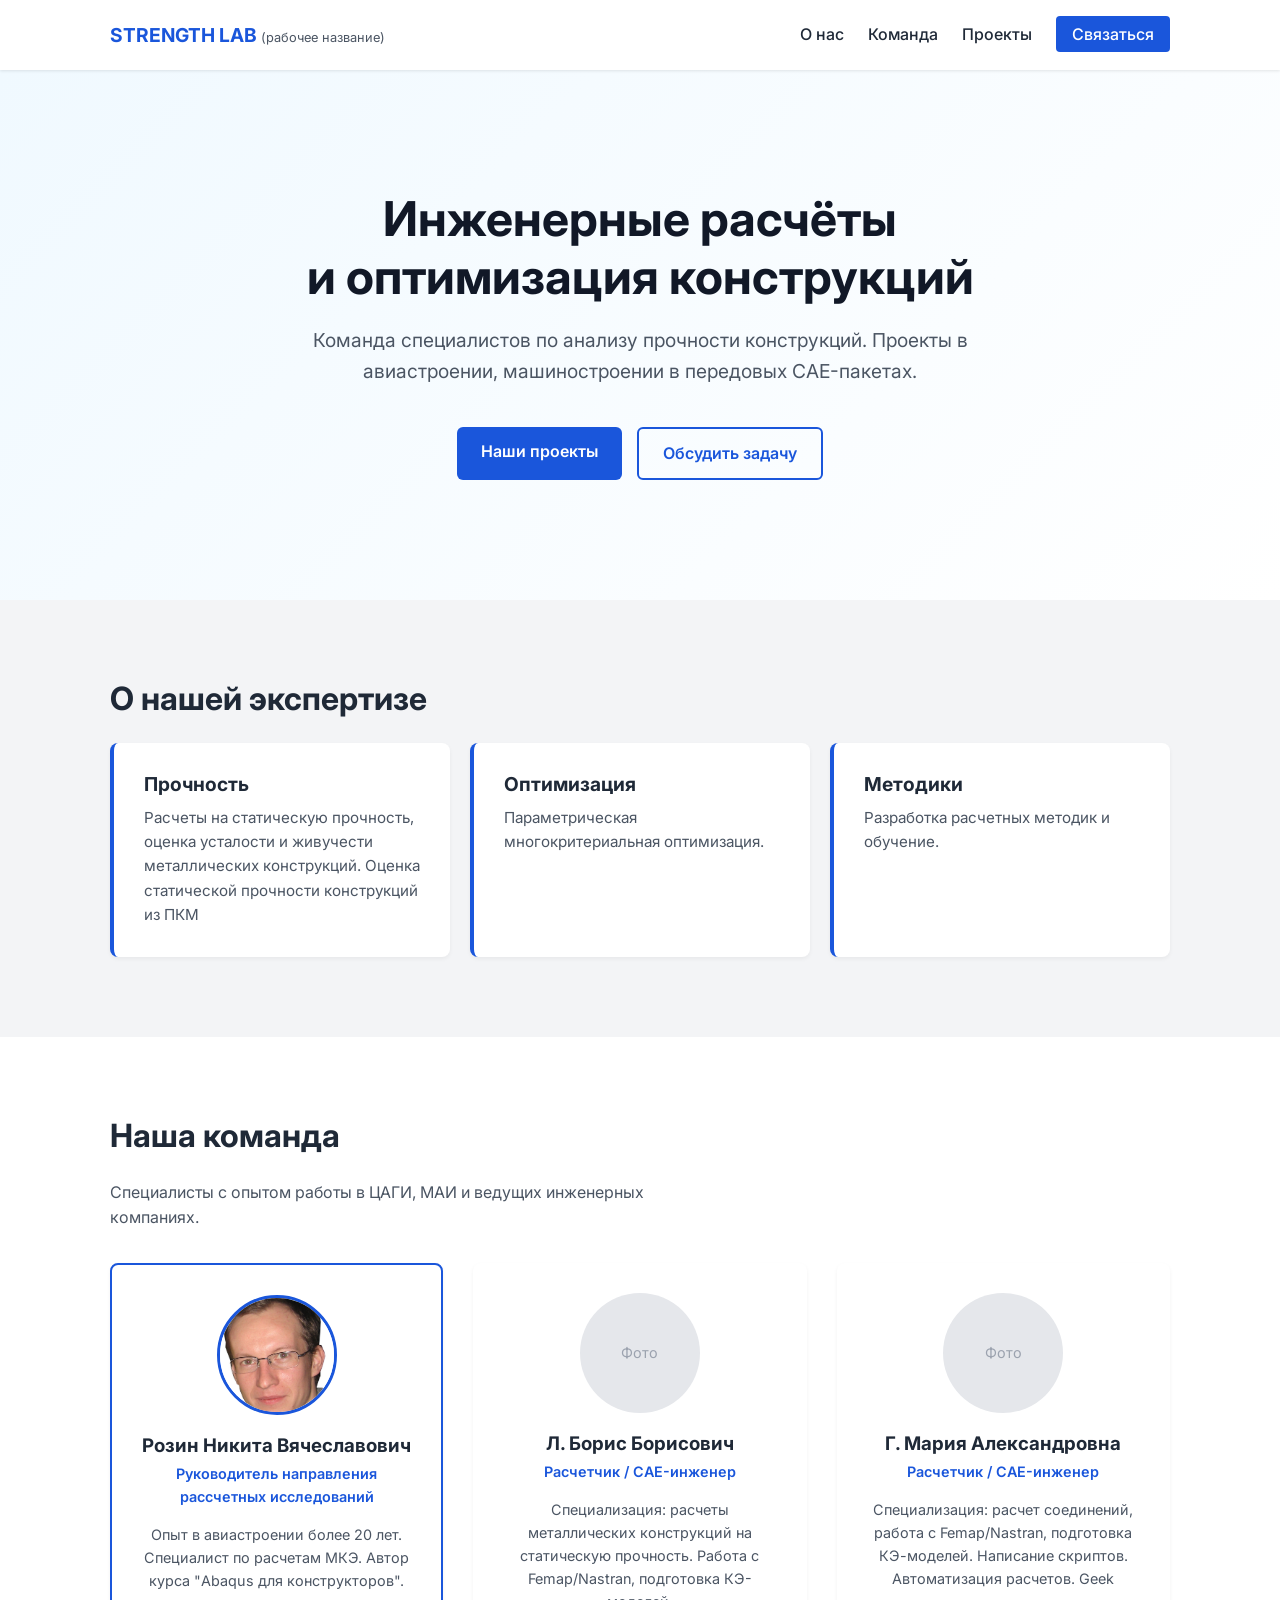
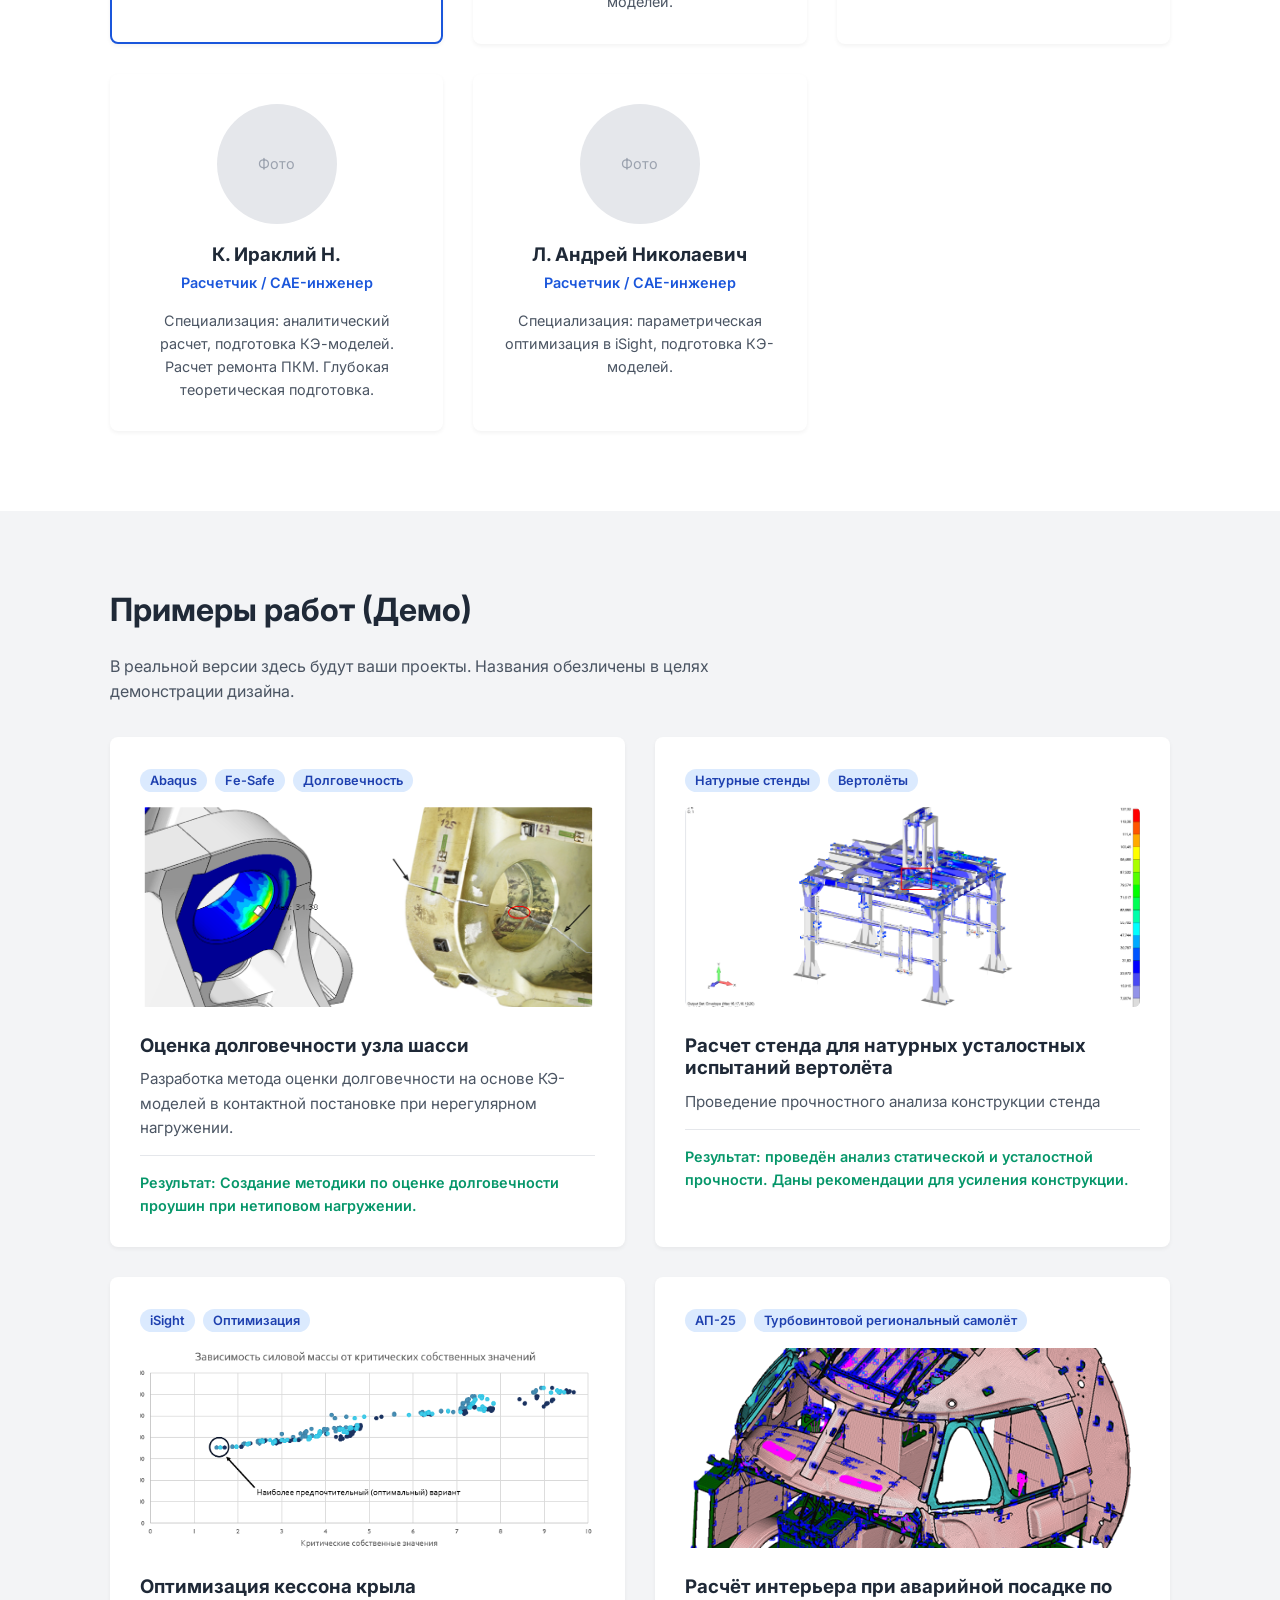
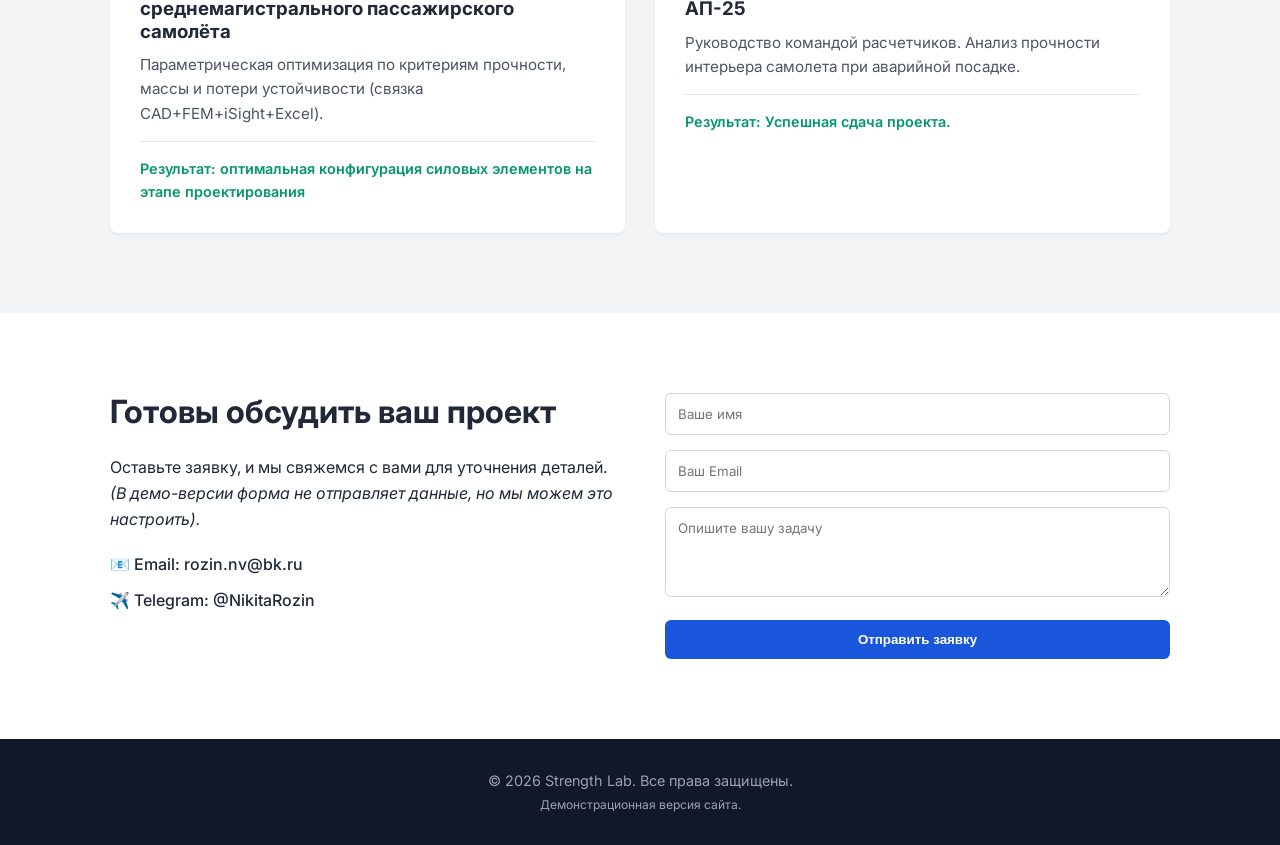
<file: index.html>
<!DOCTYPE html>
<html lang="ru">
<head>
    <meta charset="UTF-8">
    <meta name="viewport" content="width=device-width, initial-scale=1.0">
    <title>Инженерные расчеты на прочность | Команда</title>
    <link rel="stylesheet" href="style.css">
    <!-- Подключаем шрифт -->
    <link href="https://fonts.googleapis.com/css2?family=Inter:wght@300;400;600;700&display=swap" rel="stylesheet">
</head>
<body>

    <!-- ШАПКА САЙТА -->
    <header>
        <div class="container header-content">
            <div class="logo">STRENGTH LAB <span>(рабочее название)</span></div>
            <nav>
                <a href="#about">О нас</a>
                <a href="#team">Команда</a>
                <a href="#portfolio">Проекты</a>
                <a href="#contact" class="btn-nav">Связаться</a>
            </nav>
        </div>
    </header>

    <!-- ГЛАВНЫЙ ЭКРАН -->
    <section class="hero">
        <div class="container">
            <h1>Инженерные расчёты <br>и оптимизация конструкций</h1>
            <p class="subtitle">Команда специалистов по анализу прочности конструкций. Проекты в авиастроении, машиностроении в передовых CAE-пакетах.</p>
            <div class="hero-buttons">
                <a href="#portfolio" class="btn-primary">Наши проекты</a>
                <a href="#contact" class="btn-secondary">Обсудить задачу</a>
            </div>
        </div>
    </section>

    <!-- О НАС (КРАТКО) -->
    <section id="about" class="section bg-light">
        <div class="container">
            <h2>О нашей экспертизе</h2>
            <div class="grid-3">
                <div class="card">
                    <h3>Прочность</h3>
                    <p>Расчеты на статическую прочность, оценка усталости и живучести металлических конструкций. Оценка статической прочности конструкций из ПКМ</p>
                </div>
                <div class="card">
                    <h3>Оптимизация</h3>
                    <p>Параметрическая многокритериальная оптимизация.</p>
                </div>
                <div class="card">
                    <h3>Методики</h3>
                    <p>Разработка расчетных методик и обучение.</p>
                </div>
            </div>
        </div>
    </section>

    <!-- КОМАНДА -->
    <section id="team" class="section">
        <div class="container">
            <h2>Наша команда</h2>
            <p class="section-desc">Специалисты с опытом работы в ЦАГИ, МАИ и ведущих инженерных компаниях.</p>
            
            <!-- КАРТОЧКА ЛИДЕРА -->
            <div class="team-grid">
                <div class="team-card leader">
                    <img src="images/team/RozinNV.jpg" alt="Розин Никита Вячеславович" class="team-photo">
                    <h3>Розин Никита Вячеславович</h3>
                    <p class="role">Руководитель направления рассчетных исследований</p>
                    <p class="bio">Опыт в авиастроении более 20 лет. Специалист по расчетам МКЭ. Автор курса "Abaqus для конструкторов".</p>
                </div>
                
                <!-- ЗАГЛУШКА ДЛЯ СОТРУДНИКА (для демо) -->
                <div class="team-card">
                    <div class="photo-placeholder">Фото</div>
                    <h3>Л. Борис Борисович</h3>
                    <p class="role">Расчетчик / CAE-инженер</p>
                    <p class="bio">Специализация: расчеты металлических конструкций на статическую прочность.  Работа с Femap/Nastran, подготовка КЭ-моделей. </p>
                </div>

                <div class="team-card">
                    <div class="photo-placeholder">Фото</div>
                    <h3>Г. Мария Александровна</h3>
                    <p class="role">Расчетчик / CAE-инженер</p>
                    <p class="bio">Специализация: расчет соединений, работа с Femap/Nastran, подготовка КЭ-моделей. Написание скриптов. Автоматизация расчетов. Geek</p>
                </div>

            <div class="team-card">
                    <div class="photo-placeholder">Фото</div>
                    <h3>К. Ираклий Н.</h3>
                    <p class="role">Расчетчик / CAE-инженер</p>
                    <p class="bio">Специализация: аналитический расчет, подготовка КЭ-моделей. Расчет ремонта ПКМ. Глубокая теоретическая подготовка. </p>
                </div>
                <div class="team-card">
                    <div class="photo-placeholder">Фото</div>
                    <h3>Л. Андрей Николаевич</h3>
                    <p class="role">Расчетчик / CAE-инженер</p>
                    <p class="bio">Специализация: параметрическая оптимизация в iSight, подготовка КЭ-моделей. </p>
                </div>
            </div>
        </div>
    </section>

    <!-- ПОРТФОЛИО (ОБЕЗЛИЧЕННОЕ) -->
    <section id="portfolio" class="section bg-light">
        <div class="container">
            <h2>Примеры работ (Демо)</h2>
            <p class="section-desc">В реальной версии здесь будут ваши проекты. Названия обезличены в целях демонстрации дизайна.</p>
            
            <div class="grid-2">
                <!-- Кейс 1 -->
                <div class="project-card">
                    <div class="project-tags"><span>Abaqus</span><span>Fe-Safe</span><span>Долговечность</span></div>
                    <img src="images/Durability/Crack.png" alt="Расчет долговечности" class="project-image">
                    <h3>Оценка долговечности узла шасси</h3>
                    <p>Разработка метода оценки долговечности на основе КЭ-моделей в контактной постановке при нерегулярном нагружении.</p>
                    <div class="project-result">Результат: Создание методики по оценке долговечности проушин при нетиповом нагружении.</div>
                </div>
                <!-- Кейс 2 -->
                <div class="project-card">
                    <div class="project-tags"><span>Натурные стенды</span><span>Вертолёты</span></div>
                    <img src="images/Helicopters_stand/Central_portal_cut.png" alt="Натурные стенды" class="project-image">
                    <h3>Расчет стенда для натурных усталостных испытаний вертолёта</h3>
                    <p>Проведение прочностного анализа конструкции стенда</p>
                    <div class="project-result">Результат: проведён анализ статической и усталостной прочности. Даны рекомендации для усиления конструкции.</div>
                </div>
                <!-- Кейс 3 -->
                <div class="project-card">
                    <div class="project-tags"><span>iSight</span><span>Оптимизация</span></div>
                    <img src="images/Optimisation/Paretto_front.png" alt="Оптимизация" class="project-image">
                    <h3>Оптимизация кессона крыла среднемагистрального пассажирского самолёта </h3>
                    <p>Параметрическая оптимизация по критериям прочности, массы и потери устойчивости (связка CAD+FEM+iSight+Excel).</p>
                    <div class="project-result">Результат: оптимальная конфигурация силовых элементов на этапе проектирования </div>
                </div>
                <!-- Кейс 4 -->
                <div class="project-card">
                    <div class="project-tags"><span>АП-25</span><span>Турбовинтовой региональный самолёт</span></div>
                    <img src="images/Regional_turboprop_airline/Cabin_FEM.png" alt="Расчет интерьера" class="project-image">
                    <h3>Расчёт интерьера при аварийной посадке по АП-25</h3>
                    <p>Руководство командой расчетчиков. Анализ прочности интерьера самолета при аварийной посадке.</p>
                    <div class="project-result">Результат: Успешная сдача проекта.</div>
                </div>
            </div>
        </div>
    </section>

    <!-- КОНТАКТЫ -->
    <section id="contact" class="section">
        <div class="container contact-container">
            <div>
                <h2>Готовы обсудить ваш проект</h2>
                <p>Оставьте заявку, и мы свяжемся с вами для уточнения деталей. <br><i>(В демо-версии форма не отправляет данные, но мы можем это настроить).</i></p>
                <ul class="contact-list">
                    <li>📧 Email: rozin.nv@bk.ru</li>
                    <li>✈️ Telegram: @NikitaRozin</li>
                </ul>
            </div>
            <form class="contact-form">
                <input type="text" placeholder="Ваше имя" required>
                <input type="email" placeholder="Ваш Email" required>
                <textarea placeholder="Опишите вашу задачу" rows="4" required></textarea>
                <button type="submit" class="btn-primary">Отправить заявку</button>
            </form>
        </div>
    </section>

    <footer>
        <div class="container">
            <p>&copy; 2026 Strength Lab. Все права защищены. <br> <small>Демонстрационная версия сайта.</small></p>
        </div>
    </footer>

</body>
</html>
</file>
<file: style.css>
/* Базовые настройки */
:root {
    --primary-color: #1a56db; /* Строгий синий цвет */
    --text-main: #1f2937;
    --text-light: #4b5563;
    --bg-light: #f3f4f6;
    --bg-white: #ffffff;
}

* {
    margin: 0;
    padding: 0;
    box-sizing: border-box;
}

body {
    font-family: 'Inter', sans-serif;
    color: var(--text-main);
    line-height: 1.6;
    background-color: var(--bg-white);
}

.container {
    max-width: 1100px;
    margin: 0 auto;
    padding: 0 20px;
}

h1, h2, h3 {
    font-weight: 700;
    line-height: 1.2;
}

h2 {
    font-size: 2rem;
    margin-bottom: 1.5rem;
}

.section {
    padding: 80px 0;
}

.bg-light {
    background-color: var(--bg-light);
}

.section-desc {
    color: var(--text-light);
    margin-bottom: 2rem;
    max-width: 600px;
}

/* Шапка */
header {
    background-color: var(--bg-white);
    box-shadow: 0 1px 3px rgba(0,0,0,0.1);
    position: sticky;
    top: 0;
    z-index: 100;
}

.header-content {
    display: flex;
    justify-content: space-between;
    align-items: center;
    height: 70px;
}

.logo {
    font-weight: 700;
    font-size: 1.2rem;
    color: var(--primary-color);
}

.logo span {
    font-weight: 400;
    font-size: 0.8rem;
    color: var(--text-light);
}

nav a {
    text-decoration: none;
    color: var(--text-main);
    margin-left: 20px;
    font-weight: 500;
    transition: color 0.2s;
}

nav a:hover {
    color: var(--primary-color);
}

.btn-nav {
    background-color: var(--primary-color);
    color: white !important;
    padding: 8px 16px;
    border-radius: 4px;
}

/* Главный экран */
.hero {
    padding: 120px 0;
    text-align: center;
    background: linear-gradient(135deg, #f0f9ff 0%, #ffffff 100%);
}

.hero h1 {
    font-size: 3rem;
    margin-bottom: 20px;
    color: #111827;
}

.subtitle {
    font-size: 1.2rem;
    color: var(--text-light);
    max-width: 700px;
    margin: 0 auto 40px auto;
}

.hero-buttons {
    display: flex;
    gap: 15px;
    justify-content: center;
}

.btn-primary {
    display: inline-block;
    background-color: var(--primary-color);
    color: white;
    padding: 12px 24px;
    text-decoration: none;
    border-radius: 6px;
    font-weight: 600;
    border: none;
    cursor: pointer;
    transition: background 0.2s;
}

.btn-primary:hover {
    background-color: #153fa1;
}

.btn-secondary {
    display: inline-block;
    background-color: transparent;
    color: var(--primary-color);
    padding: 12px 24px;
    text-decoration: none;
    border-radius: 6px;
    font-weight: 600;
    border: 2px solid var(--primary-color);
    transition: all 0.2s;
}

.btn-secondary:hover {
    background-color: var(--primary-color);
    color: white;
}

/* Сетки и карточки */
.grid-3 {
    display: grid;
    grid-template-columns: repeat(auto-fit, minmax(280px, 1fr));
    gap: 20px;
}

.grid-2 {
    display: grid;
    grid-template-columns: repeat(auto-fit, minmax(400px, 1fr));
    gap: 30px;
}

.card {
    background: white;
    padding: 30px;
    border-radius: 8px;
    box-shadow: 0 2px 4px rgba(0,0,0,0.05);
    border-left: 4px solid var(--primary-color);
}

.card h3 {
    margin-bottom: 10px;
    font-size: 1.2rem;
}

.card p {
    color: var(--text-light);
    font-size: 0.95rem;
}

/* Команда */
.team-grid {
    display: grid;
    grid-template-columns: repeat(auto-fit, minmax(300px, 1fr));
    gap: 30px;
    margin-top: 30px;
}

.team-card {
    background: white;
    padding: 30px;
    border-radius: 8px;
    box-shadow: 0 2px 4px rgba(0,0,0,0.05);
    text-align: center;
}

.team-card.leader {
    border: 2px solid var(--primary-color);
}

.photo-placeholder {
    width: 120px;
    height: 120px;
    background-color: #e5e7eb;
    border-radius: 50%;
    margin: 0 auto 20px auto;
    display: flex;
    align-items: center;
    justify-content: center;
    color: #9ca3af;
    font-size: 0.9rem;
}

.team-card h3 {
    margin-bottom: 5px;
}

.role {
    color: var(--primary-color);
    font-weight: 600;
    font-size: 0.9rem;
    margin-bottom: 15px;
}

.bio {
    color: var(--text-light);
    font-size: 0.9rem;
}

/* Портфолио */
.project-card {
    background: white;
    padding: 30px;
    border-radius: 8px;
    box-shadow: 0 2px 4px rgba(0,0,0,0.05);
    transition: transform 0.2s;
}

.project-card:hover {
    transform: translateY(-5px);
}

.project-tags {
    margin-bottom: 15px;
}

.project-tags span {
    background-color: #dbeafe;
    color: #1e40af;
    padding: 4px 10px;
    border-radius: 20px;
    font-size: 0.8rem;
    font-weight: 600;
    margin-right: 8px;
}

.project-card h3 {
    margin-bottom: 10px;
}

.project-card p {
    color: var(--text-light);
    font-size: 0.95rem;
    margin-bottom: 15px;
}

.project-result {
    font-size: 0.9rem;
    font-weight: 600;
    color: #059669;
    border-top: 1px solid #e5e7eb;
    padding-top: 15px;
}

/* Контакты */
.contact-container {
    display: grid;
    grid-template-columns: 1fr 1fr;
    gap: 50px;
    align-items: start;
}

.contact-list {
    list-style: none;
    margin-top: 20px;
}

.contact-list li {
    margin-bottom: 10px;
    font-weight: 500;
}

.contact-form input, 
.contact-form textarea {
    width: 100%;
    padding: 12px;
    margin-bottom: 15px;
    border: 1px solid #d1d5db;
    border-radius: 6px;
    font-family: inherit;
}

.contact-form input:focus, 
.contact-form textarea:focus {
    outline: none;
    border-color: var(--primary-color);
    box-shadow: 0 0 0 3px rgba(26, 86, 219, 0.2);
}

.contact-form button {
    width: 100%;
}

footer {
    background-color: #111827;
    color: #9ca3af;
    text-align: center;
    padding: 30px 0;
    font-size: 0.9rem;
}

/* Адаптив для телефонов */
@media (max-width: 768px) {
    .header-content {
        flex-direction: column;
        height: auto;
        padding: 15px 0;
        gap: 15px;
    }
    nav a {
        margin: 0 10px;
    }
    .hero h1 {
        font-size: 2rem;
    }
    .contact-container {
        grid-template-columns: 1fr;
    }
    .grid-2 {
        grid-template-columns: 1fr;
    }
}
/* Стили для фото сотрудников */
.team-photo {
    width: 120px;
    height: 120px;
    border-radius: 50%;
    object-fit: cover;
    margin: 0 auto 20px auto;
    display: block;
    border: 3px solid var(--primary-color);
}

/* Стили для картинок в проектах */
.project-image {
    width: 100%;
    height: 200px;
    object-fit: cover;
    border-radius: 6px;
    margin-bottom: 20px;
    background-color: #e5e7eb;
}
</file>
